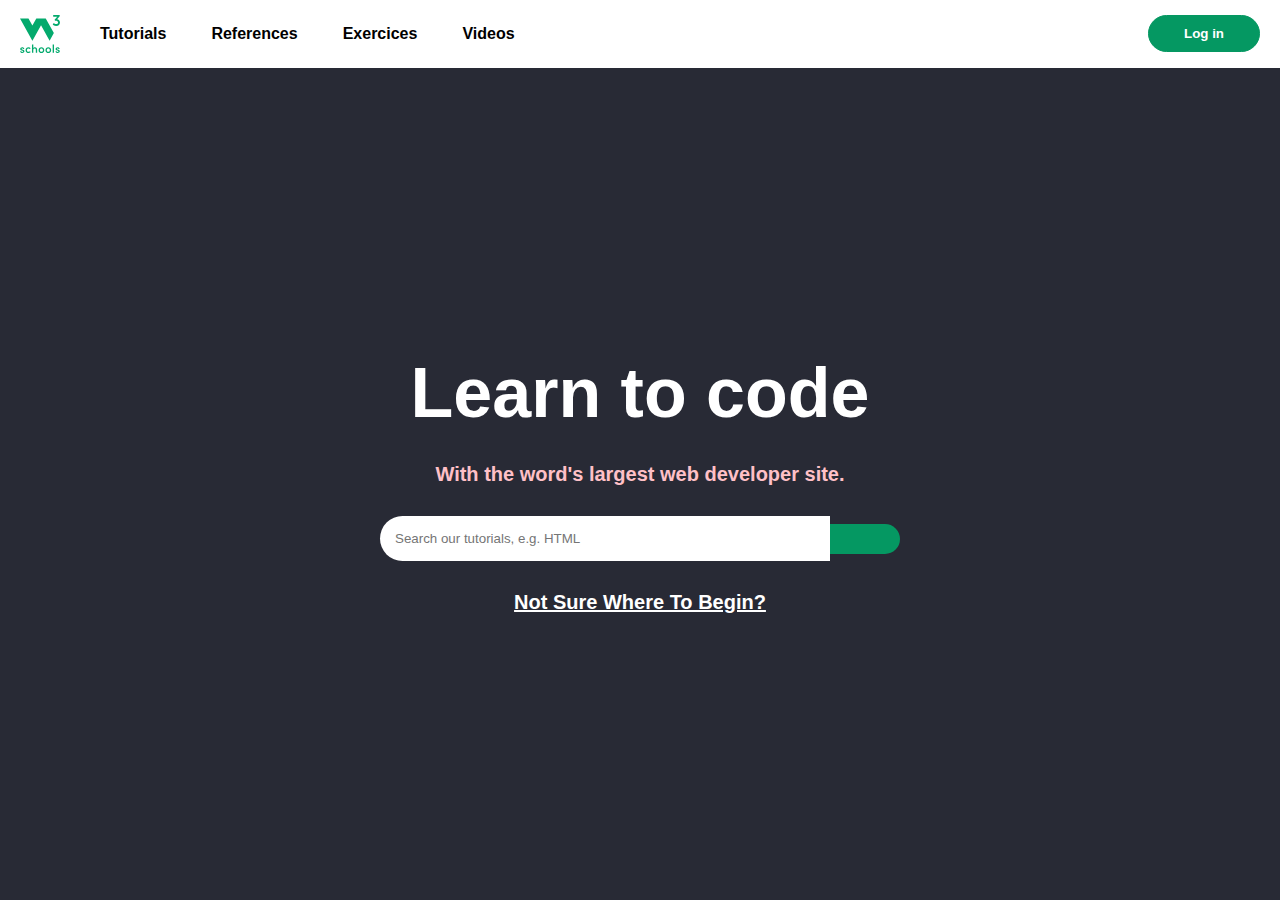
<file: EFM/index.html>
<!DOCTYPE html>
<html lang="en">

<head>
    <meta charset="UTF-8">
    <meta http-equiv="X-UA-Compatible" content="IE=edge">
    <meta name="viewport" content="width=device-width, initial-scale=1.0">
    <link rel="stylesheet" href="style.css">
    <link rel="stylesheet" href="https://cdnjs.cloudflare.com/ajax/libs/font-awesome/6.1.1/css/all.min.css"
        integrity="sha512-KfkfwYDsLkIlwQp6LFnl8zNdLGxu9YAA1QvwINks4PhcElQSvqcyVLLD9aMhXd13uQjoXtEKNosOWaZqXgel0g=="
        crossorigin="anonymous" referrerpolicy="no-referrer" />
    <title>W3schools</title>
</head>

<body>
    <nav>
        <div class="left">
            <img src="w3schools-logo.svg" alt="">
            <ul>
                <li><a href="">Tutorials</a><i class="fa-solid fa-sort-down"></i></li>
                <li><a href="">References</a><i class="fa-solid fa-sort-down"></i></li>
                <li><a href="">Exercices</a><i class="fa-solid fa-sort-down"></i></li>
                <li><a href="">Videos</a><i></i></li>
            </ul>
        </div>
        <div class="right">
            <button><a href="login.html" target="_blank">Log in</a></button>
        </div>
    </nav>

    <section>
        <h1>Learn to code</h1>
        <h4>With the word's largest web developer site.</h4>
        <form>
            <input type="search" placeholder="Search our tutorials, e.g. HTML">
            <button><i class="fa-solid fa-magnifying-glass"></i></button>
        </form>
        <a href="">Not Sure Where To Begin?</a>
    </section>
</body>

</html>
</file>
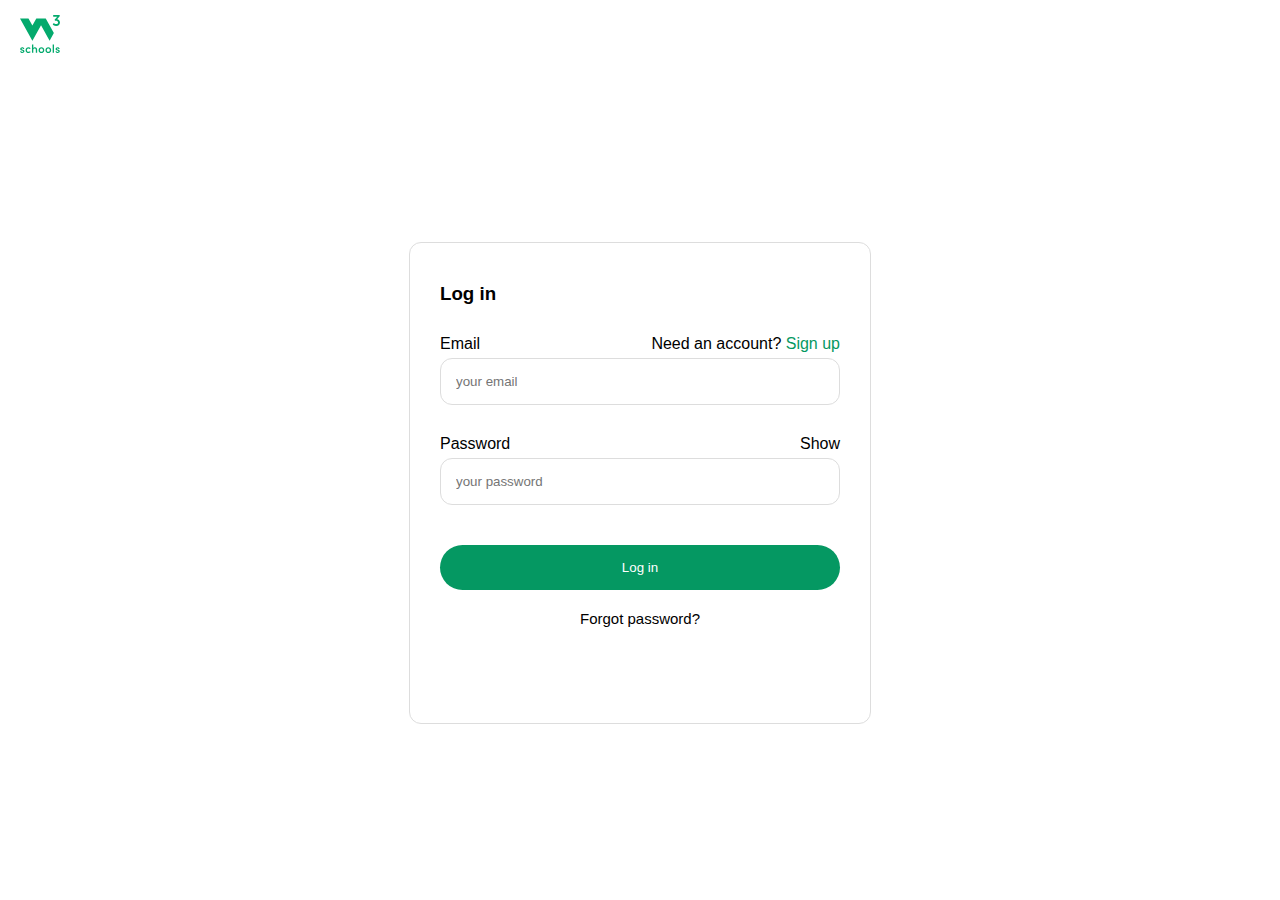
<file: EFM/login.html>
<!DOCTYPE html>
<html lang="en">

<head>
    <meta charset="UTF-8">
    <meta http-equiv="X-UA-Compatible" content="IE=edge">
    <meta name="viewport" content="width=device-width, initial-scale=1.0">
    <link rel="stylesheet" href="login.css">
    <link rel="stylesheet" href="https://cdnjs.cloudflare.com/ajax/libs/font-awesome/6.1.1/css/all.min.css"
        integrity="sha512-KfkfwYDsLkIlwQp6LFnl8zNdLGxu9YAA1QvwINks4PhcElQSvqcyVLLD9aMhXd13uQjoXtEKNosOWaZqXgel0g=="
        crossorigin="anonymous" referrerpolicy="no-referrer" />
    <title>Login</title>
</head>

<body>
    <nav>
        <img src="w3schools-logo.svg" alt="">
        <i class="fa-solid fa-x"></i>
    </nav>

    <section>
        <div class="box">
            <h3>Log in</h3>
            <form>
                <div class="a">
                    <label>Email <span>Need an account? <a href="">Sign up</a></span></label>
                    <input type="email" placeholder="your email" required>
                </div>
                <div class="a">
                    <label>Password <span><i class="fa-solid fa-eye"></i>Show</span></label>
                    <input type="password" placeholder="your password" required>
                </div>
                <input class="btn" type="submit" value="Log in">
            </form>
            <div class="bas">
                <a href="">Forgot password?</a>
            </div>
        </div>
    </section>
</body>

</html>
</file>
<file: EFM/style.css>
* {
    font-family: Arial, Helvetica, sans-serif;
    margin: 0;
    padding: 0;
}

nav {
    display: flex;
    align-items: center;
    justify-content: space-between;
    padding: 15px 20px;
    background-color: white;
}

nav .left {
    display: flex;
    align-items: center;
    gap: 20PX;
}

nav .left ul {
    display: flex;
    align-items: center;
    list-style: none;
}

nav .left ul li {
    padding: 0 20px;
}

nav .left ul li i {
    margin-left: 5px;
}


nav .left ul a {
    color: black;
    text-decoration: none;
    font-weight: 600;
}

nav .left img {
    width: 40px;
}

nav .right button {
    padding: 10px 35px;
    border-radius: 24px;
    border: 1px solid #059862;
    background-color: #059862;
    cursor: pointer;
}

nav .right button:hover {
    opacity: 0.8;
}

nav .right button:active {
    opacity: 0.6;
}

nav .right button a {
    text-decoration: none;
    color: white;
    font-weight: 600;
}

section {
    height: calc(100vh - 67.61px);
    background-color: #282A35;
    display: flex;
    flex-direction: column;
    align-items: center;
    justify-content: center;
    gap: 30PX;
}

section h1 {
    color: white;
    font-size: 70px;
}

section h4 {
    color: #FFC0C7;
    font-size: 20px;
}

section form {
    display: flex;
    align-items: center;
}

section form input {
    width: 450px;
    padding: 15px;
    border-top-left-radius: 24px;
    border-bottom-left-radius: 24px;
    border: none;
}

section form input:focus {
    outline: none;
    border: none;
}

section form button {
    width: 70px;
    padding: 15px;
    border-top-right-radius: 24px;
    border-bottom-right-radius: 24px;
    background-color: #059862;
    border: none;
    cursor: pointer;
}

section form button:hover {
    opacity: 0.8;
}

section form button:active {
    opacity: 0.6;
}

section form button i {
    color: white;
}

section a {
    color: white;
    font-weight: 600;
    /* letter-spacing: 1.3px; */
    font-size: 20px;
}
</file>
<file: EFM/login.css>
* {
    font-family: Arial, Helvetica, sans-serif;
    margin: 0;
    padding: 0;
}

nav {
    display: flex;
    justify-content: space-between;
    padding: 15px 20px;
    align-items: center;
}

nav img {
    width: 40px;
}

section {
    height: calc(100vh - 70px);
    display: flex;
    flex-direction: column;
    align-items: center;
    justify-content: center;
    gap: 30PX;
}

section .box {
    border: 1px #ddd solid;
    padding: 40px 30px;
    height: 400px;
    width: 400px;
    border-radius: 12px;
}

section .box form .a {
    display: flex;
    flex-direction: column;
}

section .box form .a label {
    display: flex;
    justify-content: center;
    justify-content: space-between;
    margin-top: 30px;
    margin-bottom: 5px;
}

section .box form .a label i {
    margin-right: 5px;
}


section .box form .a label a {
    color: #059862;
    text-decoration: none;
}

section .box form .a input {
    padding: 15px;
    border-radius: 12px;
    border: 1px solid #ddd;
}

section .box form .btn {
    margin-top: 40px;
    padding: 15px;
    color: white;
    background-color: #059862;
    border: none;
    border-radius: 24px;
    width: 100%;
}

section .box .bas {
    display: flex;
    width: 100%;
    justify-content: center;
    margin-top: 20px;
}

section .box .bas a {
    text-decoration: none;
    font-size: 15px;
    color: black;
}
</file>
